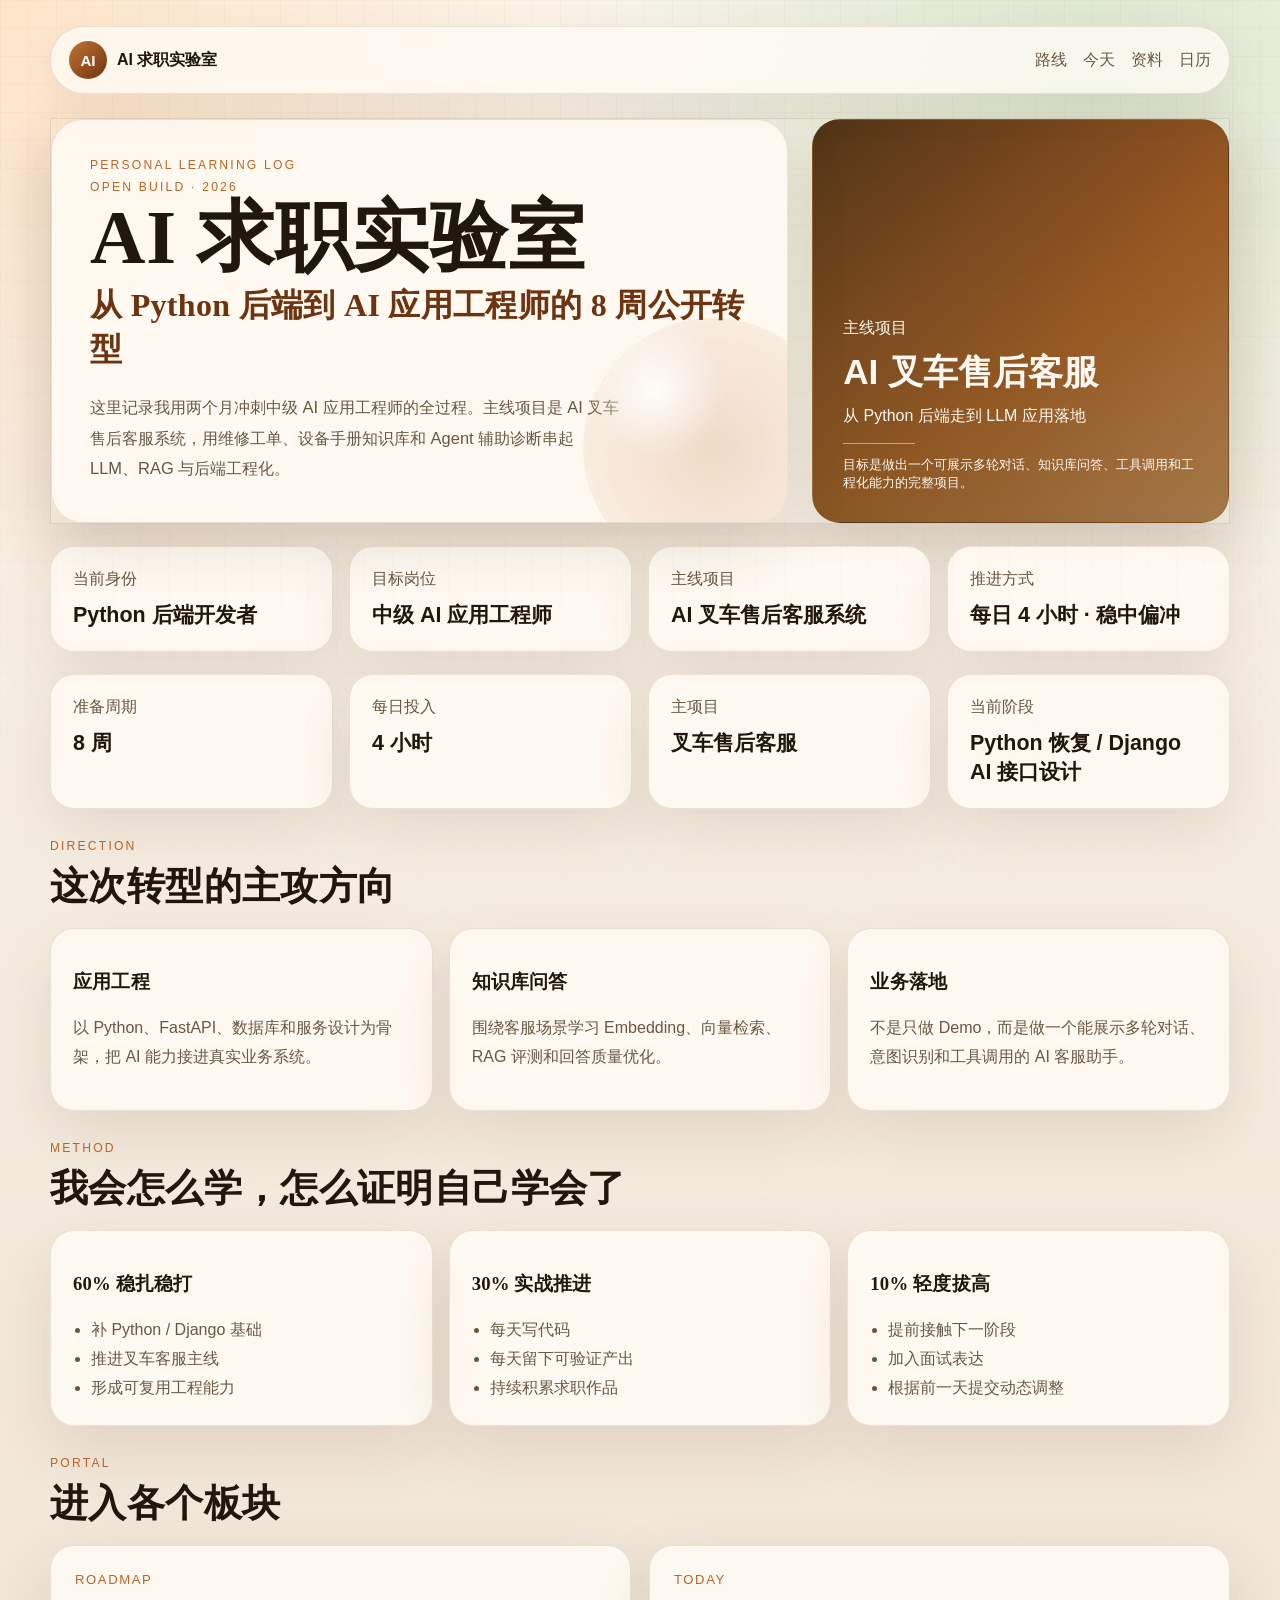
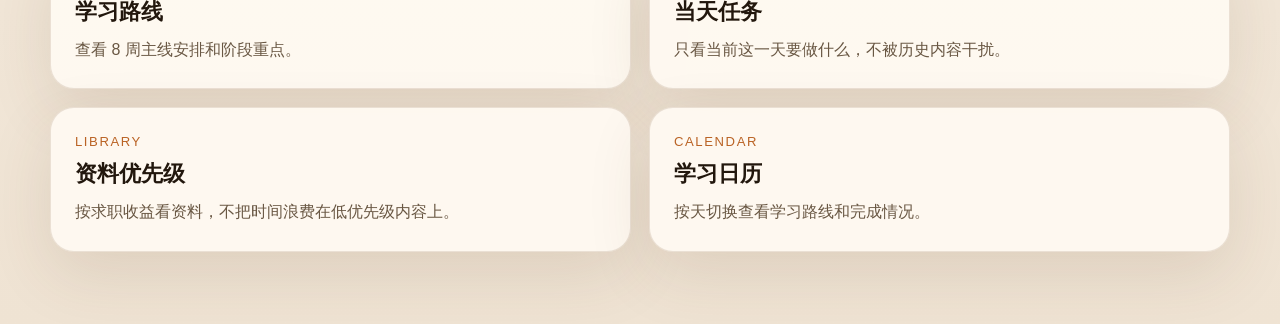
<file: index.html>
<!doctype html>
<html lang="zh-CN">
  <head>
    <meta charset="UTF-8" />
    <meta name="viewport" content="width=device-width, initial-scale=1.0" />
    <meta
      name="description"
      content="中级 AI 应用工程师求职准备博客首页，包含学习路线、每日任务、资料优先级和学习日历入口。"
    />
    <title>AI 求职实验室</title>
    <link rel="stylesheet" href="./src/styles.css?v=20260625-day2" />
  </head>
  <body data-page="home">
    <div id="app"></div>
    <script type="module" src="./src/app.js?v=20260625-day2"></script>
  </body>
</html>
</file>
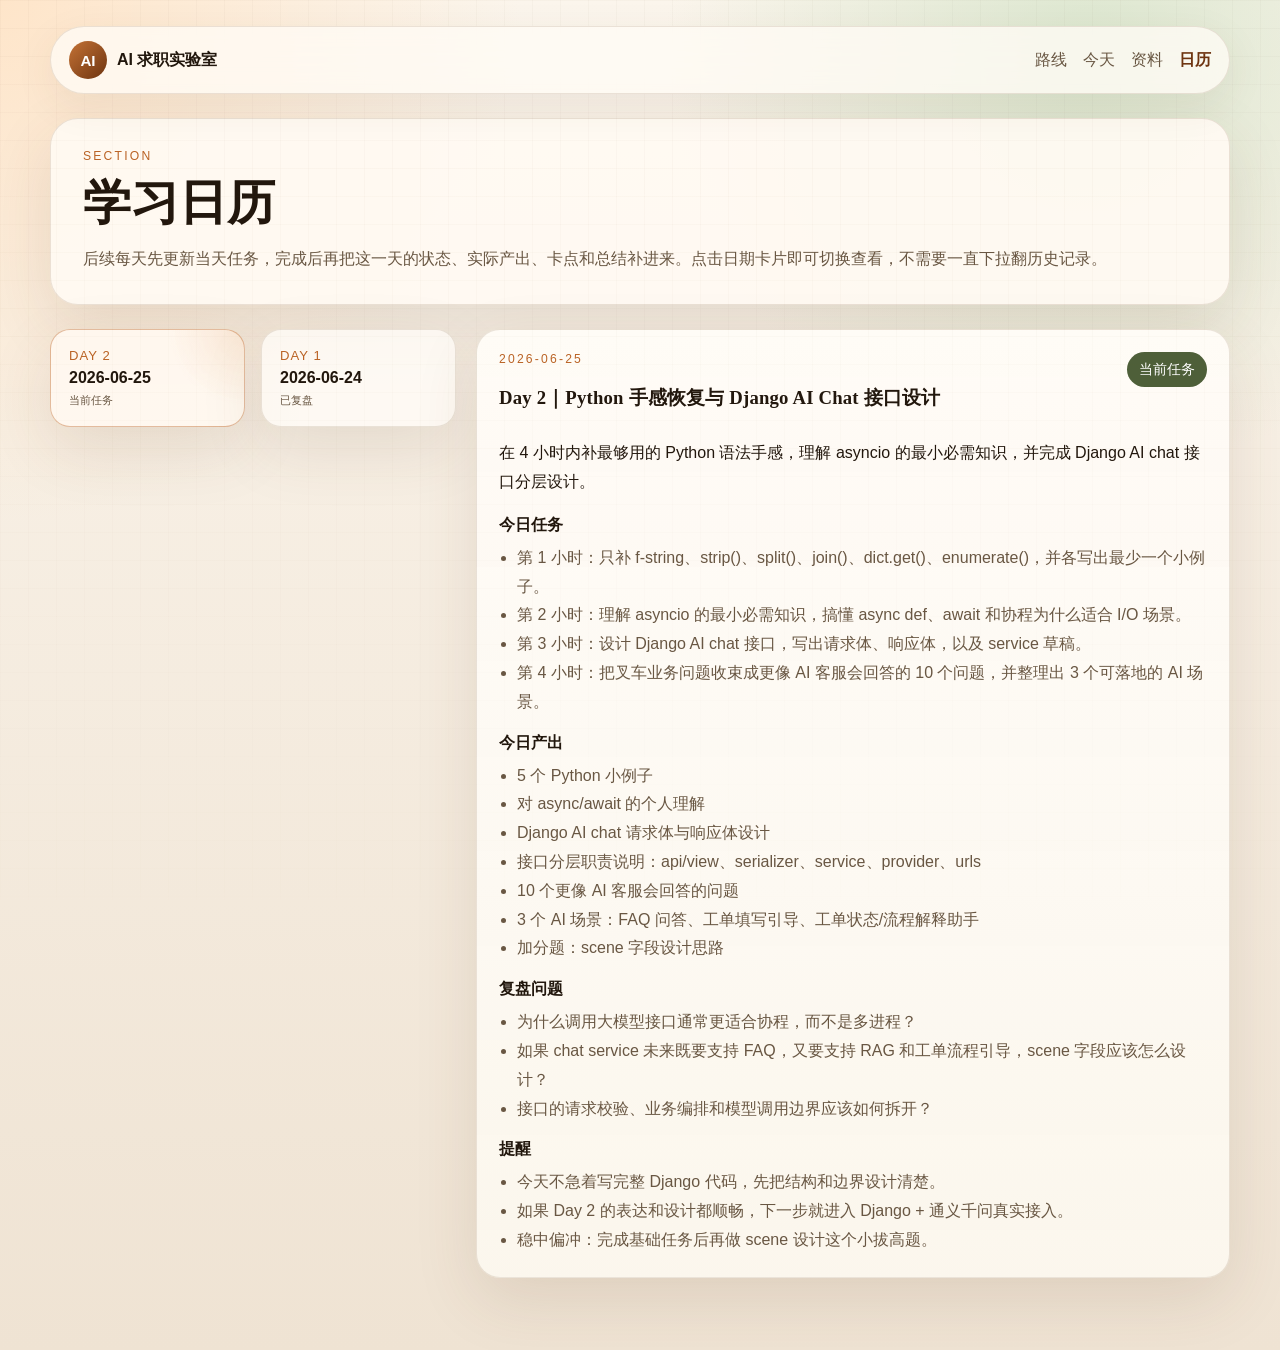
<file: calendar.html>
<!doctype html>
<html lang="zh-CN">
  <head>
    <meta charset="UTF-8" />
    <meta name="viewport" content="width=device-width, initial-scale=1.0" />
    <meta name="description" content="AI 求职实验室学习日历页面。" />
    <title>学习日历 | AI 求职实验室</title>
    <link rel="stylesheet" href="./src/styles.css?v=20260625-day2" />
  </head>
  <body data-page="calendar">
    <div id="app"></div>
    <script type="module" src="./src/app.js?v=20260625-day2"></script>
  </body>
</html>
</file>
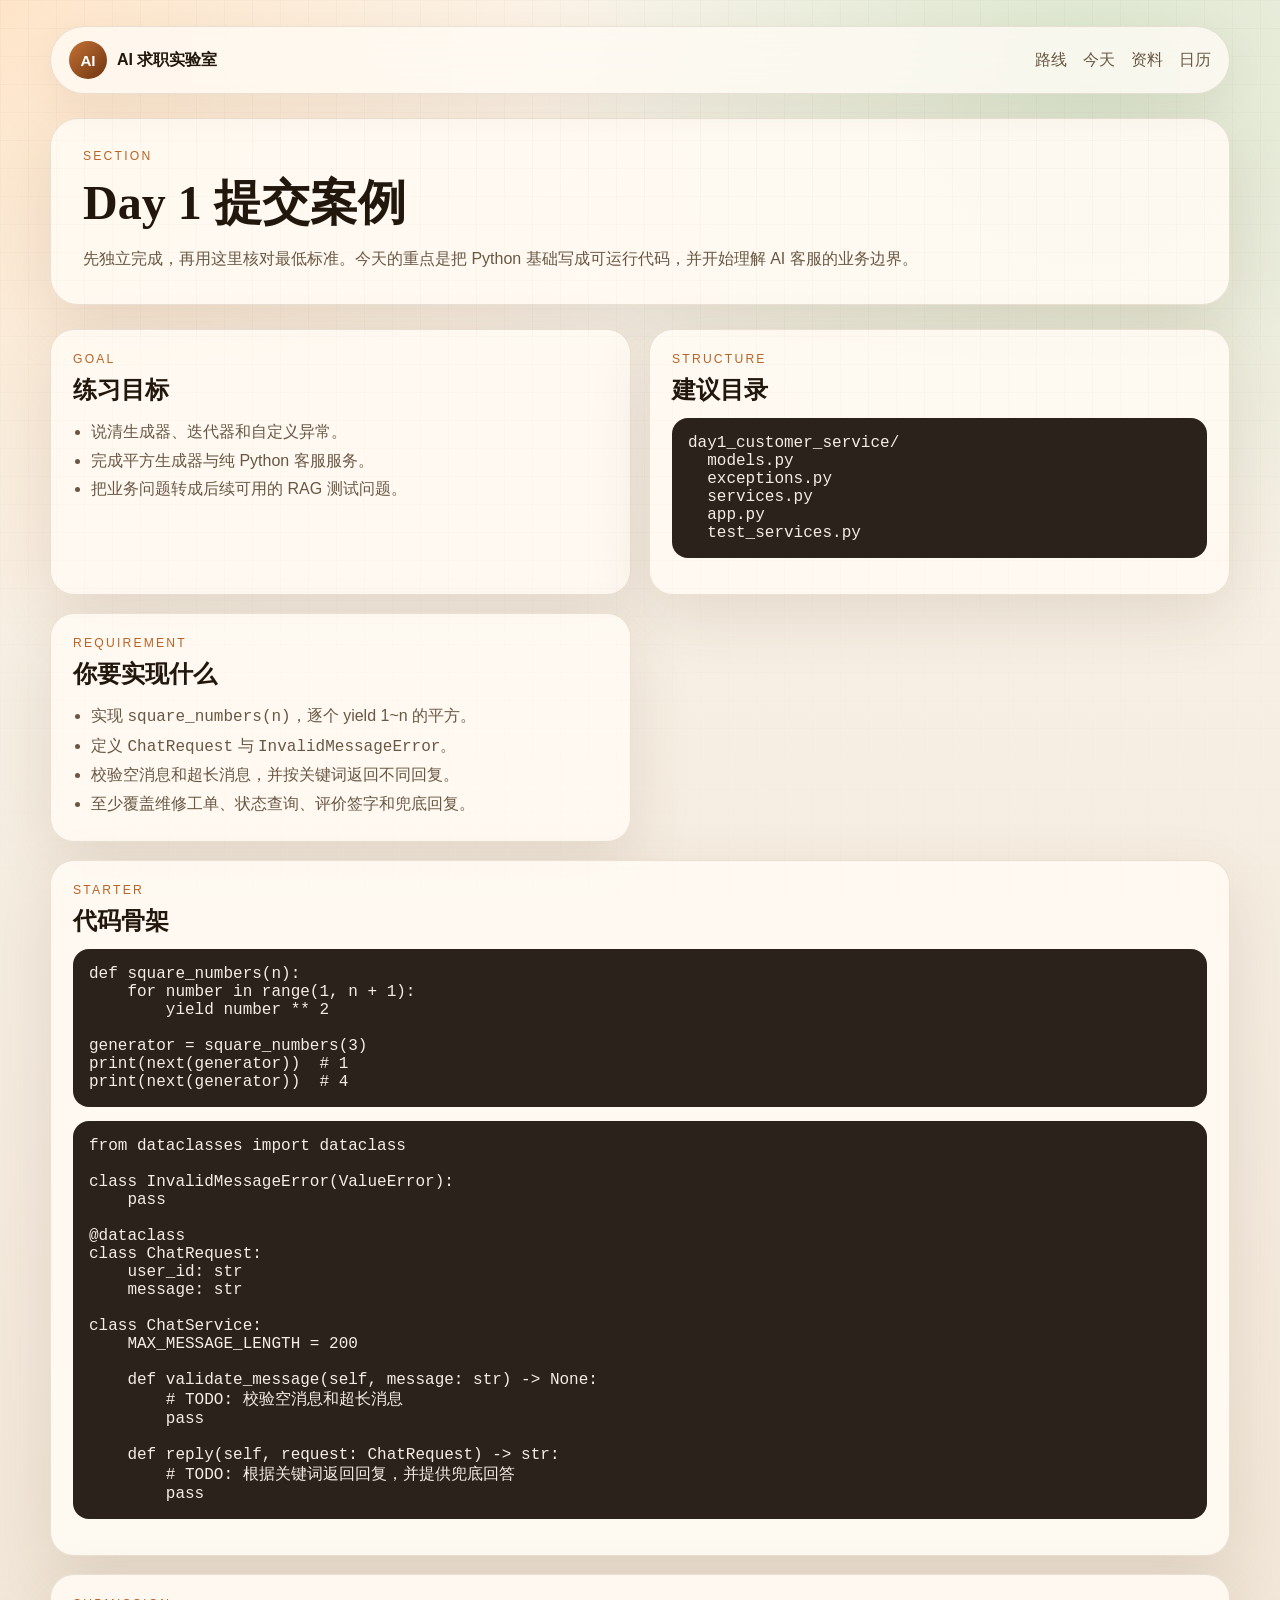
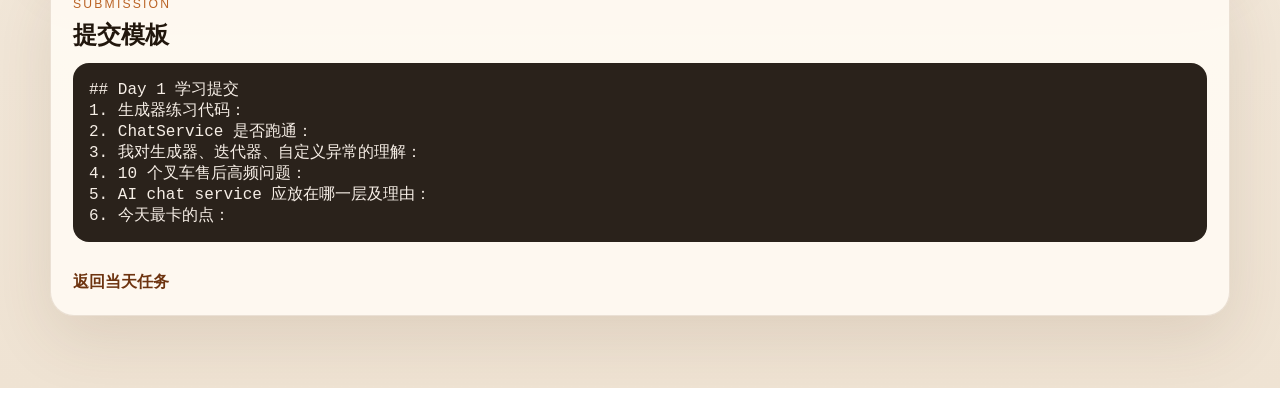
<file: exercise-day1.html>
<!doctype html>
<html lang="zh-CN">
  <head>
    <meta charset="UTF-8" />
    <meta name="viewport" content="width=device-width, initial-scale=1.0" />
    <meta name="description" content="AI 求职实验室 Day 1 练习示例页面。" />
    <title>Day 1 练习示例 | AI 求职实验室</title>
    <link rel="stylesheet" href="./src/styles.css?v=20260625-day2" />
  </head>
  <body data-page="exercise-day1">
    <div id="app"></div>
    <script type="module" src="./src/app.js?v=20260625-day2"></script>
  </body>
</html>
</file>
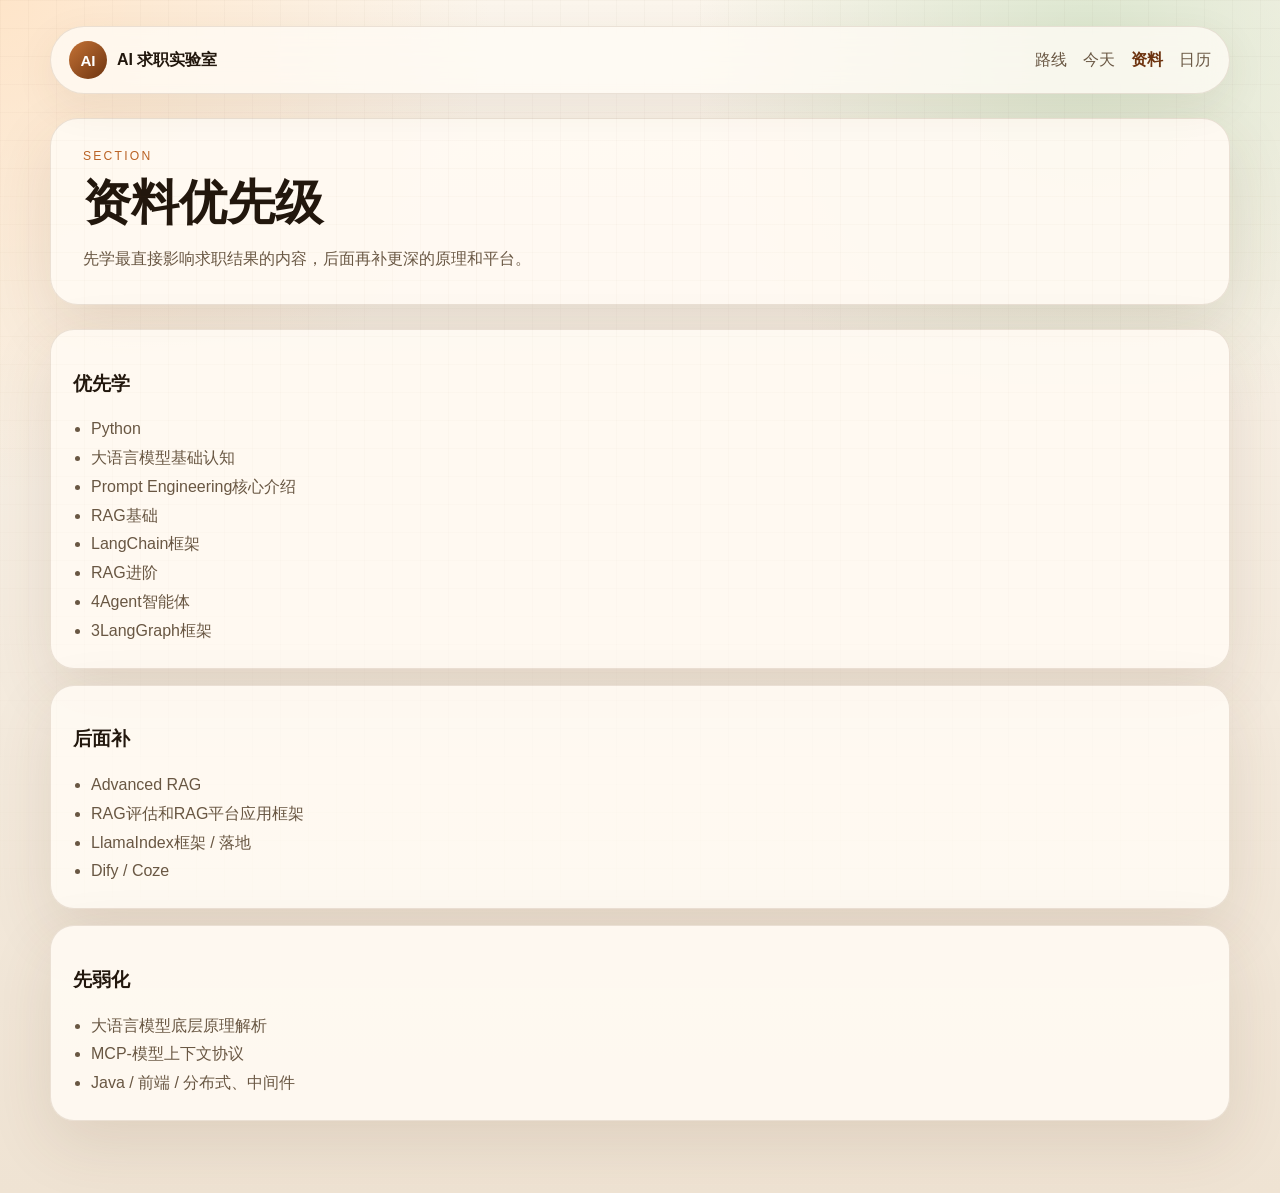
<file: library.html>
<!doctype html>
<html lang="zh-CN">
  <head>
    <meta charset="UTF-8" />
    <meta name="viewport" content="width=device-width, initial-scale=1.0" />
    <meta name="description" content="AI 求职实验室资料优先级页面。" />
    <title>资料优先级 | AI 求职实验室</title>
    <link rel="stylesheet" href="./src/styles.css?v=20260625-day2" />
  </head>
  <body data-page="library">
    <div id="app"></div>
    <script type="module" src="./src/app.js?v=20260625-day2"></script>
  </body>
</html>
</file>
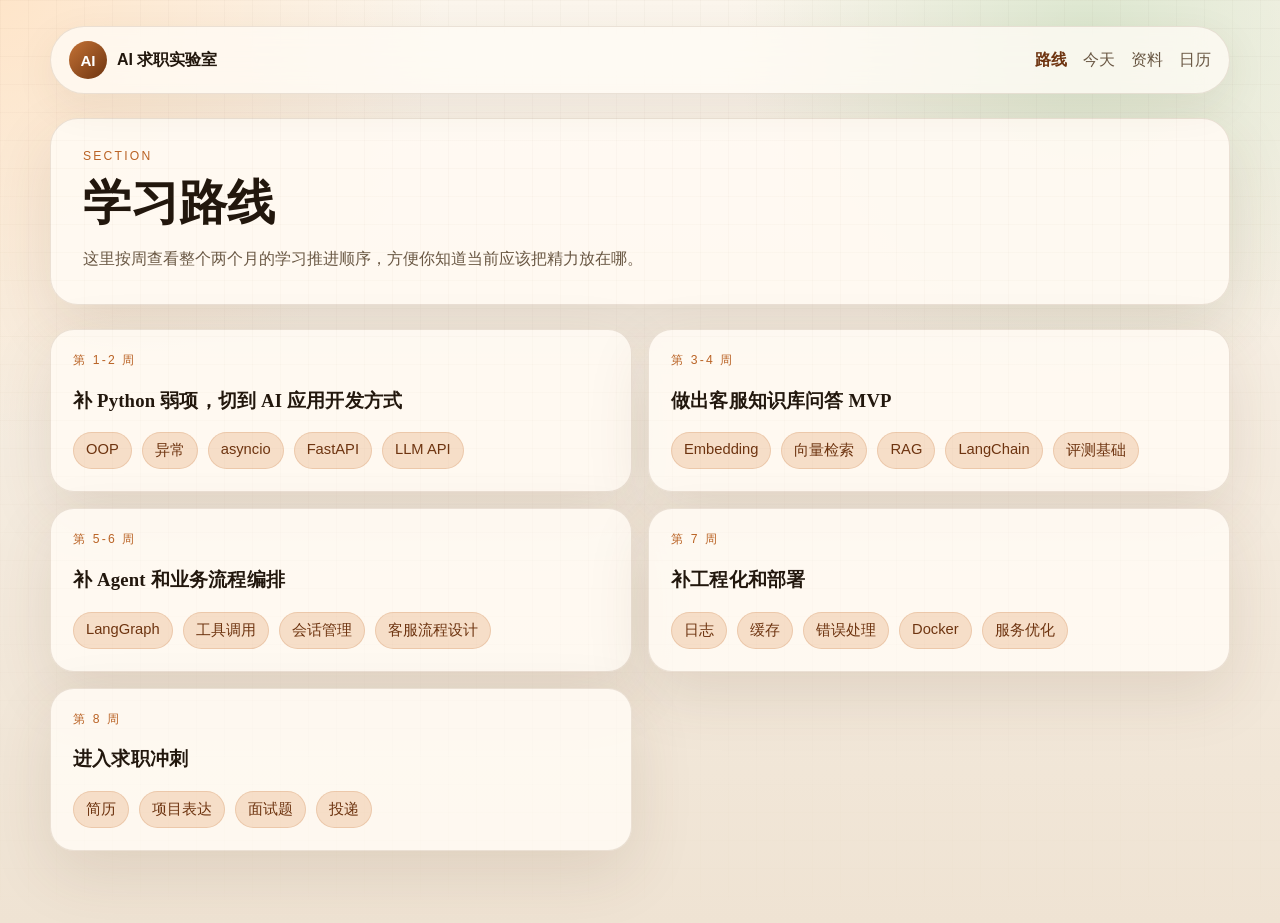
<file: roadmap.html>
<!doctype html>
<html lang="zh-CN">
  <head>
    <meta charset="UTF-8" />
    <meta name="viewport" content="width=device-width, initial-scale=1.0" />
    <meta name="description" content="AI 求职实验室学习路线页面。" />
    <title>学习路线 | AI 求职实验室</title>
    <link rel="stylesheet" href="./src/styles.css?v=20260625-day2" />
  </head>
  <body data-page="roadmap">
    <div id="app"></div>
    <script type="module" src="./src/app.js?v=20260625-day2"></script>
  </body>
</html>
</file>
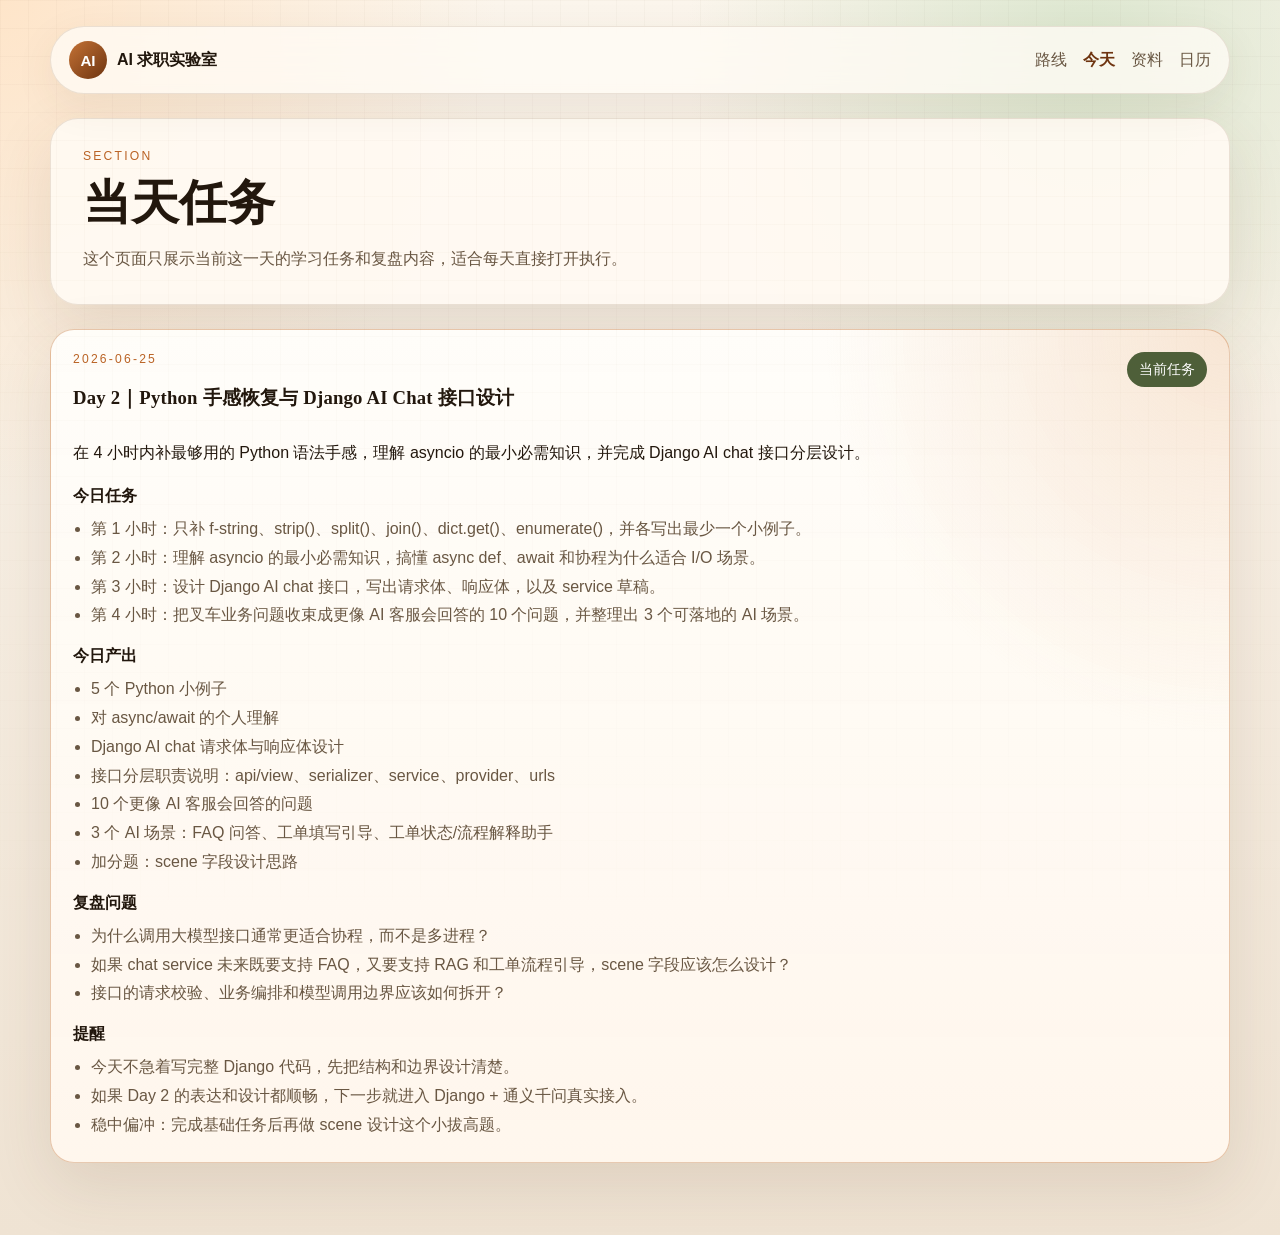
<file: today.html>
<!doctype html>
<html lang="zh-CN">
  <head>
    <meta charset="UTF-8" />
    <meta name="viewport" content="width=device-width, initial-scale=1.0" />
    <meta name="description" content="AI 求职实验室当天学习任务页面。" />
    <title>当天任务 | AI 求职实验室</title>
    <link rel="stylesheet" href="./src/styles.css?v=20260625-day2" />
  </head>
  <body data-page="today">
    <div id="app"></div>
    <script type="module" src="./src/app.js?v=20260625-day2"></script>
  </body>
</html>
</file>
<file: src/styles.css>
:root {
  color-scheme: light;
  --bg: #f5efe6;
  --paper: rgba(255, 250, 243, 0.93);
  --card: rgba(255, 252, 247, 0.9);
  --line: rgba(111, 80, 45, 0.14);
  --text: #22170d;
  --muted: #695743;
  --accent: #ba6325;
  --accent-deep: #6e3410;
  --accent-soft: rgba(241, 208, 178, 0.65);
  --olive: #4e5f39;
  --shadow: 0 22px 64px rgba(92, 57, 30, 0.12);
  font-family: "IBM Plex Sans", "PingFang SC", "Hiragino Sans GB", "Microsoft YaHei", sans-serif;
}

* {
  box-sizing: border-box;
}

html {
  scroll-behavior: smooth;
}

body {
  margin: 0;
  min-width: 320px;
  color: var(--text);
  background:
    radial-gradient(circle at top left, rgba(255, 226, 195, 0.84), transparent 28%),
    radial-gradient(circle at 85% 4%, rgba(210, 226, 198, 0.76), transparent 25%),
    linear-gradient(180deg, #fbf5ec 0%, #efe3d3 100%);
}

body::before {
  content: "";
  position: fixed;
  inset: 0;
  pointer-events: none;
  background-image:
    linear-gradient(rgba(126, 92, 57, 0.035) 1px, transparent 1px),
    linear-gradient(90deg, rgba(126, 92, 57, 0.035) 1px, transparent 1px);
  background-size: 28px 28px;
  mask-image: linear-gradient(180deg, rgba(0, 0, 0, 0.88), rgba(0, 0, 0, 0.16));
}

a {
  color: inherit;
  text-decoration: none;
}

#app {
  min-height: 100vh;
}

.page-shell {
  width: min(1180px, calc(100% - 32px));
  margin: 0 auto;
  padding: 26px 0 72px;
}

.site-header {
  position: sticky;
  top: 14px;
  z-index: 20;
  display: flex;
  align-items: center;
  justify-content: space-between;
  gap: 18px;
  margin-bottom: 24px;
  padding: 14px 18px;
  border: 1px solid var(--line);
  border-radius: 999px;
  background: rgba(255, 251, 245, 0.78);
  box-shadow: 0 12px 40px rgba(89, 59, 34, 0.08);
  backdrop-filter: blur(16px);
}

.brand {
  display: flex;
  gap: 10px;
  align-items: center;
  font-weight: 700;
}

.brand-mark {
  display: inline-grid;
  place-items: center;
  width: 38px;
  height: 38px;
  border-radius: 50%;
  color: white;
  background: linear-gradient(135deg, #c47235, #6e3410);
  font-size: 0.95rem;
}

.site-nav {
  display: flex;
  flex-wrap: wrap;
  gap: 16px;
  color: var(--muted);
}

.site-nav a.active {
  color: var(--accent-deep);
  font-weight: 700;
}

.site-nav a:hover {
  color: var(--accent-deep);
}

.hero,
.hero-copy,
.hero-panel,
.metric-card,
.identity-card,
.roadmap-card,
.focus-card,
.pillar-card,
.entry-card,
.library-card,
.site-footer {
  border: 1px solid var(--line);
  box-shadow: var(--shadow);
}

.hero {
  display: grid;
  grid-template-columns: minmax(0, 1.45fr) minmax(310px, 0.82fr);
  gap: 24px;
  align-items: stretch;
}

.hero-copy,
.hero-panel,
.metric-card,
.identity-card,
.roadmap-card,
.focus-card,
.pillar-card,
.entry-card,
.library-card,
.site-footer {
  background: var(--paper);
}

.hero-copy {
  position: relative;
  overflow: hidden;
  padding: 38px;
  border-radius: 32px;
}

.hero-copy::after {
  content: "";
  position: absolute;
  right: -56px;
  bottom: -56px;
  width: 260px;
  height: 260px;
  border-radius: 50%;
  background:
    radial-gradient(circle at 28% 28%, rgba(255, 255, 255, 0.88), transparent 26%),
    radial-gradient(circle, rgba(186, 99, 37, 0.21), rgba(186, 99, 37, 0.03));
}

.hero h1,
.hero h2,
.section-title h2,
.roadmap-card h3,
.entry-card h3,
.focus-card h3,
.pillar-card h3,
.library-card h3 {
  font-family: "Iowan Old Style", "Times New Roman", "Songti SC", serif;
  letter-spacing: 0.01em;
}

.hero-badge,
.eyebrow {
  margin: 0 0 8px;
  text-transform: uppercase;
  letter-spacing: 0.18em;
  font-size: 0.76rem;
  color: var(--accent);
}

.hero h1 {
  margin: 0;
  font-size: clamp(2.8rem, 6vw, 4.8rem);
  line-height: 0.94;
}

.hero h2 {
  margin: 10px 0 0;
  font-size: clamp(1.18rem, 3vw, 2rem);
  color: var(--accent-deep);
}

.hero-intro {
  max-width: 58ch;
  margin: 20px 0 0;
  line-height: 1.85;
  color: var(--muted);
  font-size: 1.03rem;
}

.hero-panel {
  display: flex;
  flex-direction: column;
  justify-content: flex-end;
  gap: 10px;
  padding: 30px;
  border-radius: 28px;
  color: #fff8f2;
  background:
    linear-gradient(180deg, rgba(43, 60, 31, 0.15), rgba(43, 60, 31, 0.34)),
    linear-gradient(145deg, #573116 0%, #ba6325 58%, #e2985e 100%);
}

.hero-panel p,
.hero-panel span,
.hero-panel small {
  margin: 0;
}

.hero-panel strong {
  font-size: clamp(1.8rem, 4vw, 2.2rem);
}

.hero-panel-line {
  width: 72px;
  height: 1px;
  margin: 6px 0 2px;
  background: rgba(255, 248, 242, 0.5);
}

.identity-grid,
.metric-grid,
.focus-grid,
.pillar-grid,
.roadmap-grid,
.library-grid,
.entry-list,
.calendar-grid {
  display: grid;
  gap: 16px;
}

.identity-grid {
  grid-template-columns: repeat(4, minmax(0, 1fr));
  margin-top: 22px;
}

.identity-card,
.metric-card,
.focus-card,
.pillar-card,
.roadmap-card,
.library-card,
.entry-card {
  border-radius: 24px;
  padding: 22px;
}

.identity-card span,
.metric-card span {
  display: block;
  color: var(--muted);
  margin-bottom: 10px;
}

.identity-card strong,
.metric-card strong {
  font-size: 1.34rem;
}

.metric-grid {
  grid-template-columns: repeat(4, minmax(0, 1fr));
  margin-top: 22px;
}

.section-block {
  margin-top: 30px;
}

.section-hero {
  padding: 30px 32px;
  margin-bottom: 24px;
  border: 1px solid var(--line);
  border-radius: 28px;
  background: var(--paper);
  box-shadow: var(--shadow);
}

.section-hero h1 {
  margin: 0 0 10px;
  font-family: "Iowan Old Style", "Times New Roman", "Songti SC", serif;
  font-size: clamp(2rem, 4vw, 3rem);
}

.section-hero p:last-child {
  margin: 0;
  line-height: 1.8;
  color: var(--muted);
}

.section-title {
  margin-bottom: 16px;
}

.section-title h2 {
  margin: 0;
  font-size: clamp(1.7rem, 3vw, 2.45rem);
}

.focus-grid,
.pillar-grid,
.roadmap-grid {
  grid-template-columns: repeat(3, minmax(0, 1fr));
}

.roadmap-grid {
  grid-template-columns: repeat(2, minmax(0, 1fr));
}

.focus-card p,
.entry-goal,
.site-footer p {
  line-height: 1.8;
  color: var(--muted);
}

.tag-row {
  display: flex;
  flex-wrap: wrap;
  gap: 10px;
}

.tag {
  padding: 8px 12px;
  border: 1px solid rgba(186, 99, 37, 0.18);
  border-radius: 999px;
  color: var(--accent-deep);
  background: var(--accent-soft);
  font-size: 0.92rem;
}

.pillar-card ul,
.library-card ul,
.entry-card ul {
  margin: 0;
  padding-left: 18px;
  color: var(--muted);
  line-height: 1.8;
}

.split-layout {
  display: grid;
  grid-template-columns: minmax(0, 0.82fr) minmax(0, 1.18fr);
  gap: 22px;
  align-items: start;
}

.portal-grid {
  display: grid;
  grid-template-columns: repeat(2, minmax(0, 1fr));
  gap: 18px;
}

.portal-card {
  display: block;
  padding: 24px;
  border: 1px solid var(--line);
  border-radius: 24px;
  background: var(--paper);
  box-shadow: var(--shadow);
}

.portal-kicker {
  display: inline-block;
  margin-bottom: 10px;
  color: var(--accent);
  letter-spacing: 0.12em;
  text-transform: uppercase;
  font-size: 0.82rem;
}

.portal-card strong {
  display: block;
  margin-bottom: 10px;
  font-size: 1.35rem;
}

.portal-card p {
  margin: 0;
  line-height: 1.8;
  color: var(--muted);
}

.related-links {
  display: grid;
  gap: 12px;
}

.related-link-card {
  display: block;
  padding: 16px 18px;
  border: 1px solid var(--line);
  border-radius: 18px;
  background: rgba(255, 252, 247, 0.86);
}

.related-link-card strong {
  display: block;
  margin-bottom: 6px;
}

.related-link-card span {
  color: var(--muted);
  line-height: 1.7;
}

.calendar-layout {
  display: grid;
  grid-template-columns: minmax(280px, 0.7fr) minmax(0, 1.3fr);
  gap: 20px;
  align-items: start;
}

.exercise-layout {
  display: grid;
  grid-template-columns: repeat(2, minmax(0, 1fr));
  gap: 18px;
}

.exercise-card {
  padding: 22px;
  border: 1px solid var(--line);
  border-radius: 24px;
  background: var(--paper);
  box-shadow: var(--shadow);
}

.exercise-card h2 {
  margin: 0 0 12px;
  font-family: "Iowan Old Style", "Times New Roman", "Songti SC", serif;
}

.exercise-card ul {
  margin: 0;
  padding-left: 18px;
  line-height: 1.8;
  color: var(--muted);
}

.exercise-card pre {
  margin: 0 0 14px;
  padding: 16px;
  overflow: auto;
  border-radius: 16px;
  background: #2a221b;
  color: #f6eee6;
}

.exercise-card code {
  font-family: "SFMono-Regular", "Menlo", monospace;
}

.full-span {
  grid-column: 1 / -1;
}

.back-link {
  display: inline-block;
  margin-top: 16px;
  color: var(--accent-deep);
  font-weight: 700;
}

.full-width {
  grid-template-columns: 1fr;
}

.calendar-note {
  margin: 0 0 14px;
  line-height: 1.8;
  color: var(--muted);
}

.calendar-grid {
  grid-template-columns: repeat(2, minmax(0, 1fr));
  margin-bottom: 16px;
}

.calendar-card {
  display: flex;
  flex-direction: column;
  gap: 6px;
  align-items: start;
  padding: 18px;
  border: 1px solid var(--line);
  border-radius: 20px;
  background: rgba(255, 252, 247, 0.8);
  color: var(--text);
  box-shadow: var(--shadow);
  text-align: left;
}

.calendar-card.active {
  border-color: rgba(186, 99, 37, 0.4);
  background:
    radial-gradient(circle at top right, rgba(241, 208, 178, 0.45), transparent 35%),
    rgba(255, 248, 240, 0.95);
}

.calendar-day {
  color: var(--accent);
  font-size: 0.82rem;
  letter-spacing: 0.08em;
  text-transform: uppercase;
}

.calendar-card strong {
  font-size: 1rem;
}

.calendar-card small {
  color: var(--muted);
}

.entry-card {
  background:
    linear-gradient(180deg, rgba(255, 252, 247, 0.98), rgba(251, 246, 237, 0.94)),
    var(--paper);
}

.entry-card.featured {
  border-color: rgba(186, 99, 37, 0.34);
  background:
    radial-gradient(circle at top right, rgba(241, 208, 178, 0.52), transparent 28%),
    linear-gradient(180deg, rgba(255, 253, 249, 0.98), rgba(255, 247, 238, 0.94));
}

.entry-head {
  display: flex;
  justify-content: space-between;
  gap: 16px;
  align-items: start;
}

.status {
  flex-shrink: 0;
  padding: 8px 12px;
  border-radius: 999px;
  background: var(--olive);
  color: white;
  font-size: 0.88rem;
}

.entry-goal {
  margin: 10px 0 18px;
  color: var(--text);
}

.entry-card section + section {
  margin-top: 16px;
}

.entry-card h4 {
  margin: 0 0 8px;
}

.coach-note {
  margin-top: 14px;
  padding: 14px 16px;
  border: 1px solid rgba(186, 99, 37, 0.18);
  border-radius: 18px;
  background: rgba(241, 208, 178, 0.3);
}

.coach-note strong {
  display: block;
  margin-bottom: 8px;
}

.site-footer {
  margin-top: 30px;
  border-radius: 24px;
  padding: 20px 22px;
}

@media (max-width: 980px) {
  .hero,
  .split-layout,
  .metric-grid,
  .identity-grid,
  .focus-grid,
  .pillar-grid,
  .roadmap-grid,
  .calendar-grid,
  .portal-grid,
  .calendar-layout,
  .exercise-layout {
    grid-template-columns: 1fr;
  }

  .page-shell {
    width: min(100% - 24px, 980px);
    padding-top: 20px;
  }

  .site-header {
    top: 10px;
    padding: 12px 14px;
    border-radius: 24px;
  }

  .site-nav {
    gap: 12px;
    font-size: 0.94rem;
  }
}

@media (max-width: 640px) {
  .site-header {
    align-items: start;
    flex-direction: column;
  }

  .hero-copy,
  .hero-panel,
  .section-hero,
  .identity-card,
  .metric-card,
  .focus-card,
  .pillar-card,
  .roadmap-card,
  .entry-card,
  .library-card,
  .site-footer {
    padding: 18px;
    border-radius: 20px;
  }

  .hero-copy {
    padding-top: 28px;
  }
}
</file>
